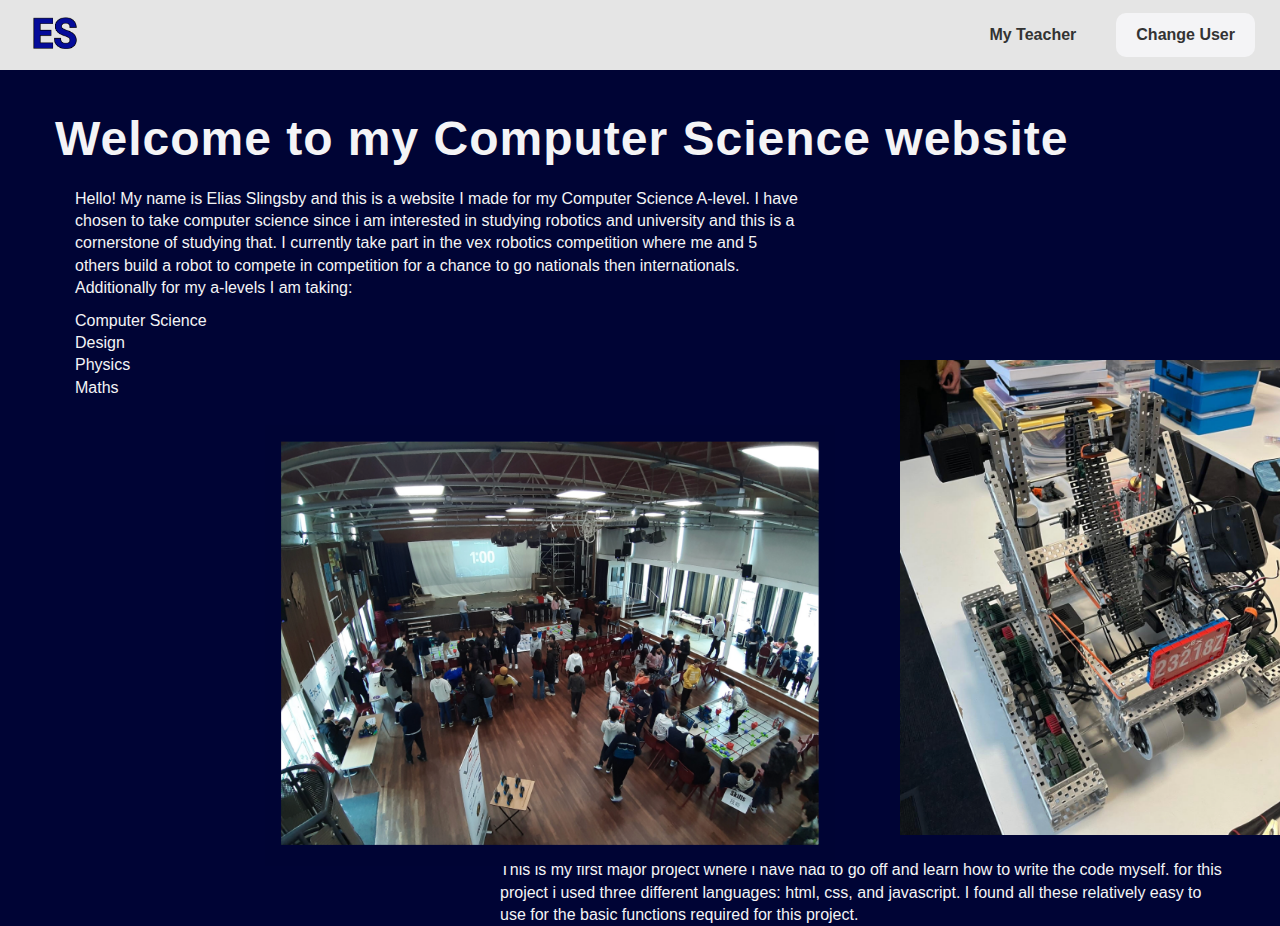
<file: index.html>
<!doctype html>

<html lang="en-US">

<head>
    <meta charset="utf-8" />
    <meta name="viewport" content="width=device-width" />
    <title>My test page</title>
    <link href="Styles/style.css" rel="stylesheet" />
    <link rel="preconnect" href="https://fonts.googleapis.com" />
    <link rel="preconnect" href="https://fonts.gstatic.com" crossorigin />
    <link href="https://fonts.googleapis.com/css2?family=Lexend:wght@100..900&display=swap" rel="stylesheet" />
    <script async src="scripts/main.js"></script>
</head>

<body>
    <nav class="navbar">
        <div class="container">
            <div class="logo">
                <a href="index.html">
                    <img src="images/logo.png" alt="logo"
                    width="60px"
                    height="50px">
                </a>
            </div>

            <div class="main-menu">
                <ul>
                    <li>
                        <a href="https://www.daisyrust.com/phd/early/phd_home" class="btn-link"> <btn-link> My Teacher</btn-link> </a>
                    </li>
                    <li>
                        <a class="btnUser"> <btnUser> Change User</btnUser> </a>
                    </li>
                </ul>
            </div>
        </div>
    </nav>

    <!-- Main Section-->
     <section class="main">
        <div class="container">
            <div class="main-content">
                <h1 class="main-heading text-xxl">
                    Welcome to my Computer Science website
                </h1>
                <div class="container-sm">
                    <p class="main-text text-sm">
                    Hello! My name is Elias Slingsby and this is
                    a website I made for my Computer Science A-level. 
                    I have chosen to take computer science since i am interested
                    in studying robotics and university and this is a cornerstone of 
                    studying that. I currently take part in the vex robotics competition
                    where me and 5 others build a robot to compete in competition for a chance to go nationals
                    then internationals.
                    Additionally for my a-levels I am taking:
                        <ul class="main-text text-sm">
                            <li>Computer Science</li>
                            <li>Design</li>
                            <li>Physics</li>
                            <li>Maths</li>
                        </ul>
                    </p>
                </div>
            </div>
        </div>
        <div class="container2">
            <p class="main-text2 text-sm">
                    This is my first major project where
                    i have had to go off and learn how to 
                    write the code myself.
                    for this project i used three different languages:
                     html, css, and javascript.
                    I found all these relatively easy to use for the basic
                    functions required for this project.
            </p>
        </div>
        <div class="main-image-1 container-sm">
                <a href="index.html">
                    <img src="images/main.bg.png" alt="vex competition">
                </a>
            </div>
            <div class="main-image-2">
                <a href="index.html">
                    <img src="images/main.b1.png" alt="vex robot">
                </a>
            </div>
            
     </section>
</body>

</html>
</file>
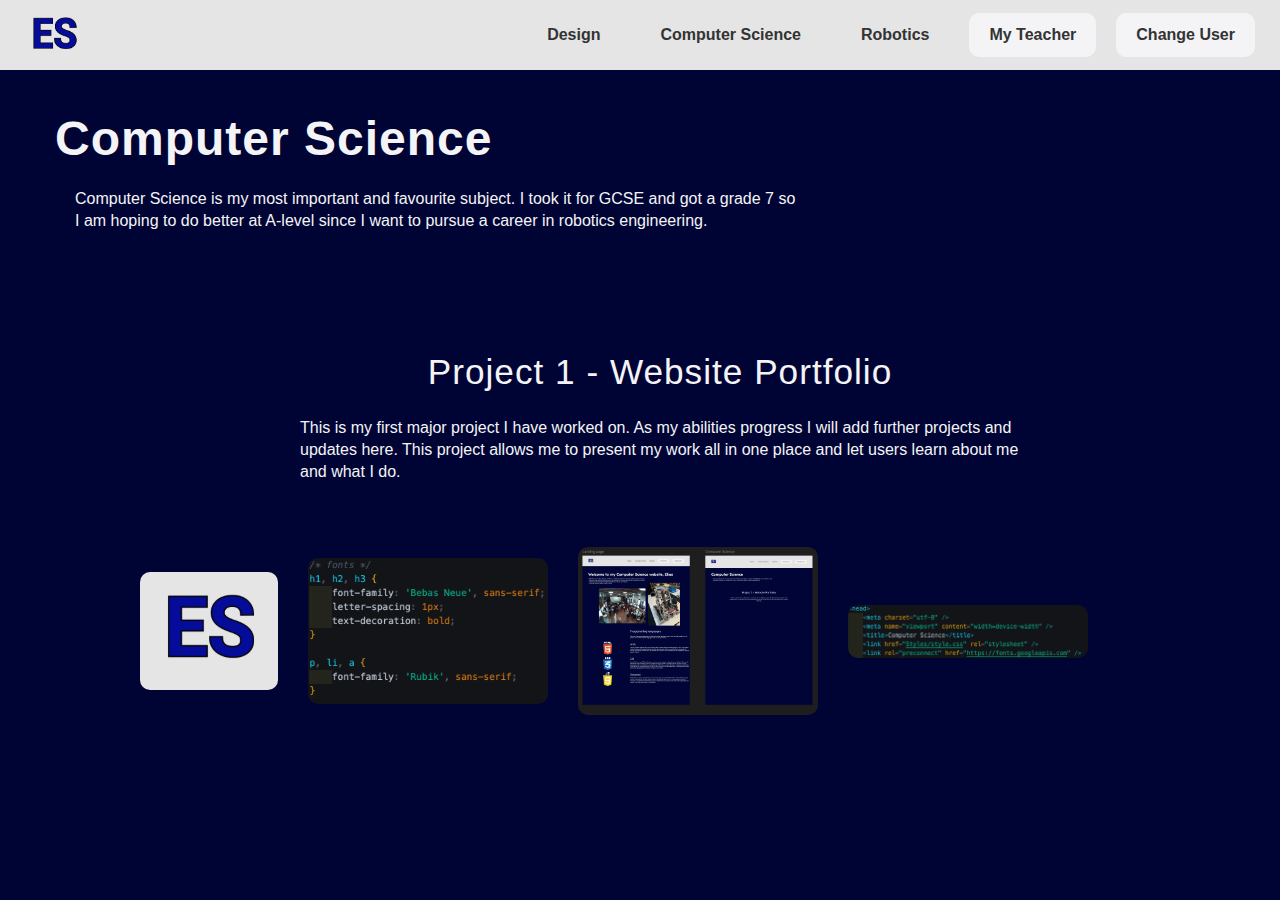
<file: CS.html>
<!doctype html>

<html lang="en-UK">

<head>
    <meta charset="utf-8" />
    <meta name="viewport" content="width=device-width" />
    <title>Computer Science</title>
    <link href="Styles/style.css" rel="stylesheet" />
    <link rel="preconnect" href="https://fonts.googleapis.com" />
    <link rel="preconnect" href="https://fonts.gstatic.com" crossorigin />
    <link href="https://fonts.googleapis.com/css2?family=Lexend:wght@100..900&display=swap" rel="stylesheet" />
    <script async src="scripts/button.js"></script>
</head>

<body>
    <nav class="navbar">
        <div class="container">
            <div class="logo">
                <a href="index.html">
                    <img src="images/logo.png" alt="logo"
                    width="60px"
                    height="50px">
                </a>
            </div>

            <div class="main-menu">
                <ul>
                    <li>
                        <a href="Design.html" class="btn-link"> <btn-link> Design</btn-link> </a>
                    </li>
                    <li>
                        <a href="CS.html" class="btn-link"> <btn-link> Computer Science</btn-link> </a>
                    </li>
                    <li>
                        <a href="Robotics.html" class="btn-link"> <btn-link> Robotics</btn-link> </a>
                    </li>
                    <li>
                        <a href="https://www.daisyrust.com/phd/early/phd_home" class="btn-teacher"> <btn-teacher> My Teacher</btn-teacher> </a>
                    </li>
                    <li>
                        <a class="btnUser"> <btnUser> Change User</btnUser> </a>
                    </li>
                </ul>
            </div>
        </div>
    </nav>

    <!-- Main Section-->
    <section class="main">
        <div class="container">
            <div class="main-content">
                <h1 class="main-heading text-xxl">
                    Computer Science
                </h1>
                <div class="container-sm">
                    <p class="main-text text-sm">
                        Computer Science is my most important and favourite subject. I took it 
                        for GCSE and got a grade 7 so I am hoping to do better at A-level since I want 
                        to pursue a career in robotics engineering.
                    </p>
                </div>
            </div>
        </div>
        <div class="project1-container">
            <h2 class="main-heading text-xl text-center">
                Project 1 - Website Portfolio
            </h2>
            <p class="main-text text-center text-sm" >
                This is my first major project I have worked on. As my abilities progress 
                I will add further projects and updates here. This project allows me to present 
                my work all in one place and let users learn about me and what I do. 
            </p>
            <div class="image-container1" >
                <img src="images/corner_logo.png" alt="picture of my logo" >
                <img src="images/fonts.png" alt="picture of my font code" >
                <img src="images/planning.png" alt="picture of my planning" height="50%" width="50%" >
                <img src="images/code.png" alt="picture of my head code" >
            </div>
        </div>
    </section>
</file>
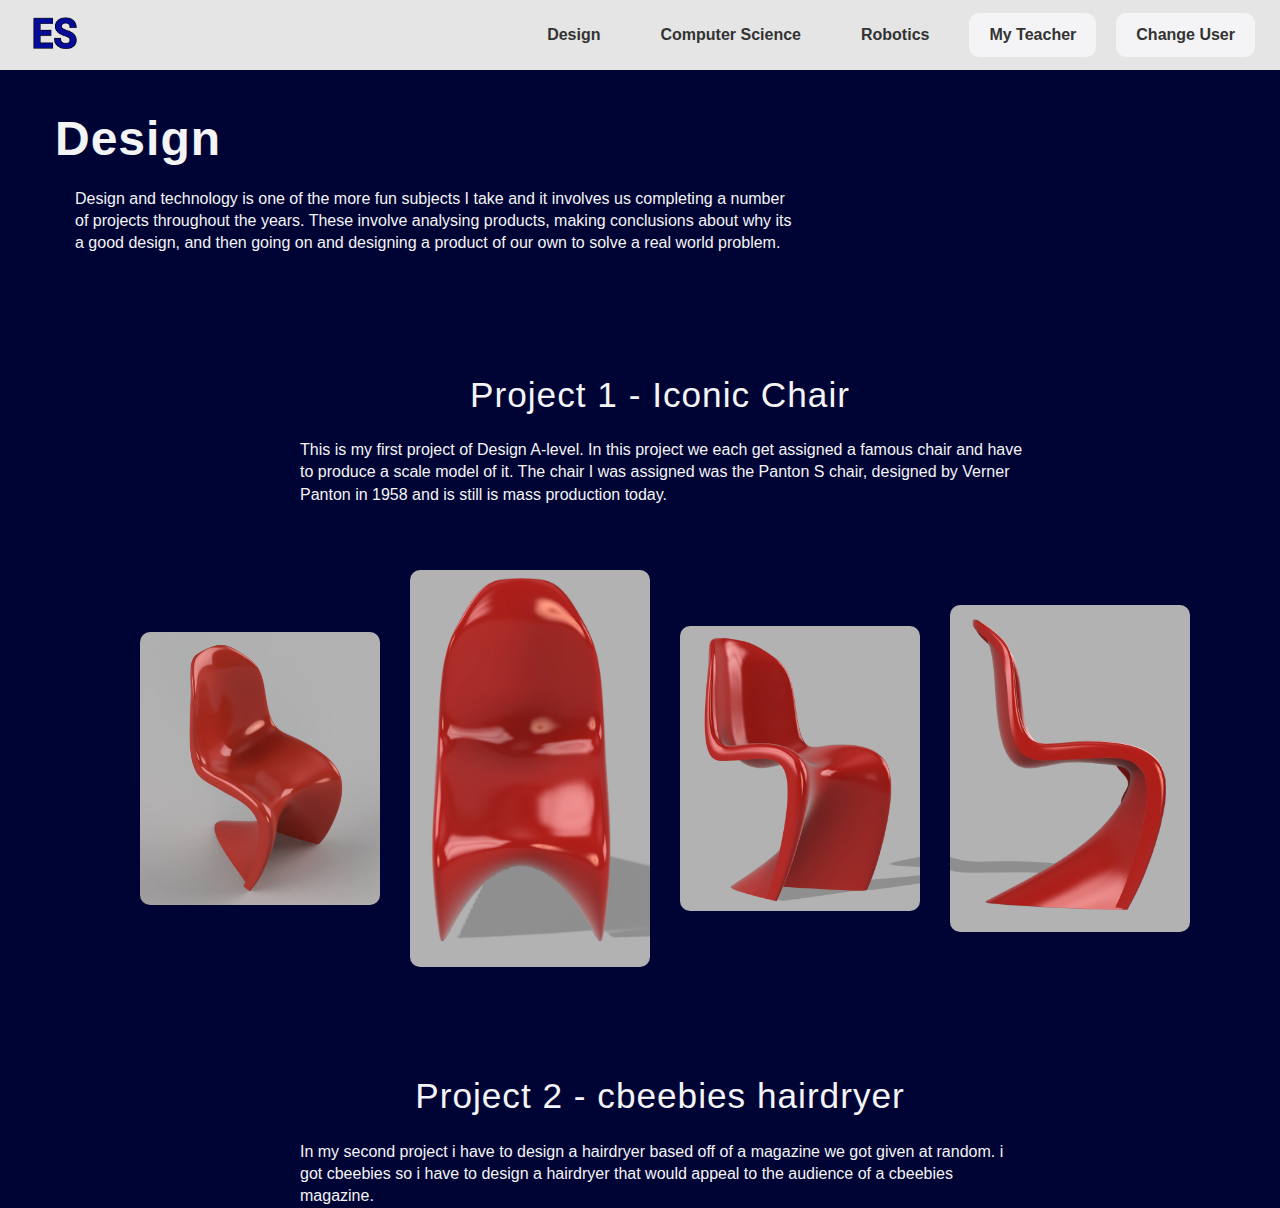
<file: Design.html>
<!DOCTYPE html>

<html lang="en-UK">
    <head>
        <meta charset="utf-8" />
        <meta name="viewport" content="width=device-width" />
        <title>Design</title>
        <link href="Styles/style.css" rel="stylesheet" />
        <link rel="preconnect" href="https://fonts.googleapis.com" />
        <link rel="preconnect" href="https://fonts.gstatic.com" crossorigin />
        <link
        href="https://fonts.googleapis.com/css2?family=Lexend:wght@100..900&display=swap"
        rel="stylesheet"
        />
        <script async src="scripts/button.js"></script>
    </head>

    <body>
        <nav class="navbar">
        <div class="container">
            <div class="logo">
            <a href="index.html">
                <img src="images/logo.png" alt="logo" width="60px" height="50px" />
            </a>
            </div>

            <div class="main-menu">
            <ul>
                <li>
                <a href="Design.html" class="btn-link">
                    <btn-link> Design</btn-link>
                </a>
                </li>
                <li>
                <a href="CS.html" class="btn-link">
                    <btn-link> Computer Science</btn-link>
                </a>
                </li>
                <li>
                <a href="Robotics.html" class="btn-link">
                    <btn-link> Robotics</btn-link>
                </a>
                </li>
                <li>
                <a
                    href="https://www.daisyrust.com/phd/early/phd_home"
                    class="btn-teacher"
                >
                    <btn-teacher> My Teacher</btn-teacher>
                </a>
                </li>
                <li>
                <a class="btnUser"> <btnUser> Change User</btnUser> </a>
                </li>
            </ul>
            </div>
        </div>
        </nav>

        <!-- Main Section-->
        <section class="main">
            <div class="container">
                <div class="main-content">
                    <h1 class="main-heading text-xxl">Design</h1>
                    <div class="container-sm">
                        <p class="main-text text-sm">
                        Design and technology is one of the more fun subjects I take and
                        it involves us completing a number of projects throughout the
                        years. These involve analysing products, making conclusions about
                        why its a good design, and then going on and designing a product
                        of our own to solve a real world problem.
                        </p>
                    </div>
                </div>
            </div>
            <div class="project1-container">
                <h2 class="main-heading text-xl text-center">
                    Project 1 - Iconic Chair
                </h2>
                <p class="main-text text-center text-sm">
                    This is my first project of Design A-level. In this project we each
                    get assigned a famous chair and have to produce a scale model of it.
                    The chair I was assigned was the Panton S chair, designed by Verner
                    Panton in 1958 and is still is mass production today.
                </p>
                <div class="image-container1">
                    <img src="images/panton_chair.png" alt="render of my panton chair CAD" />
                    <img src="images/chair_top.png" alt="render of my panton chair CAD" />
                    <img src="images/chair_corner.png" alt="render of my panton chair CAD" />
                    <img src="images/chair_side.png" alt="render of my panton chair CAD" />
                </div>
            </div>
            <div class="project2-container">
                    <h2 class="main-heading text-xl text-center">
                        Project 2 - cbeebies hairdryer 
                    </h2>
                    <p class="main-text text-center text-sm">
                        In my second project i have to design a hairdryer 
                        based off of a magazine we got given at random. 
                        i got cbeebies so i have to design a hairdryer that would appeal 
                        to the audience of a cbeebies magazine. 
                    </p>
        </section>
    </body>
</html>
</file>
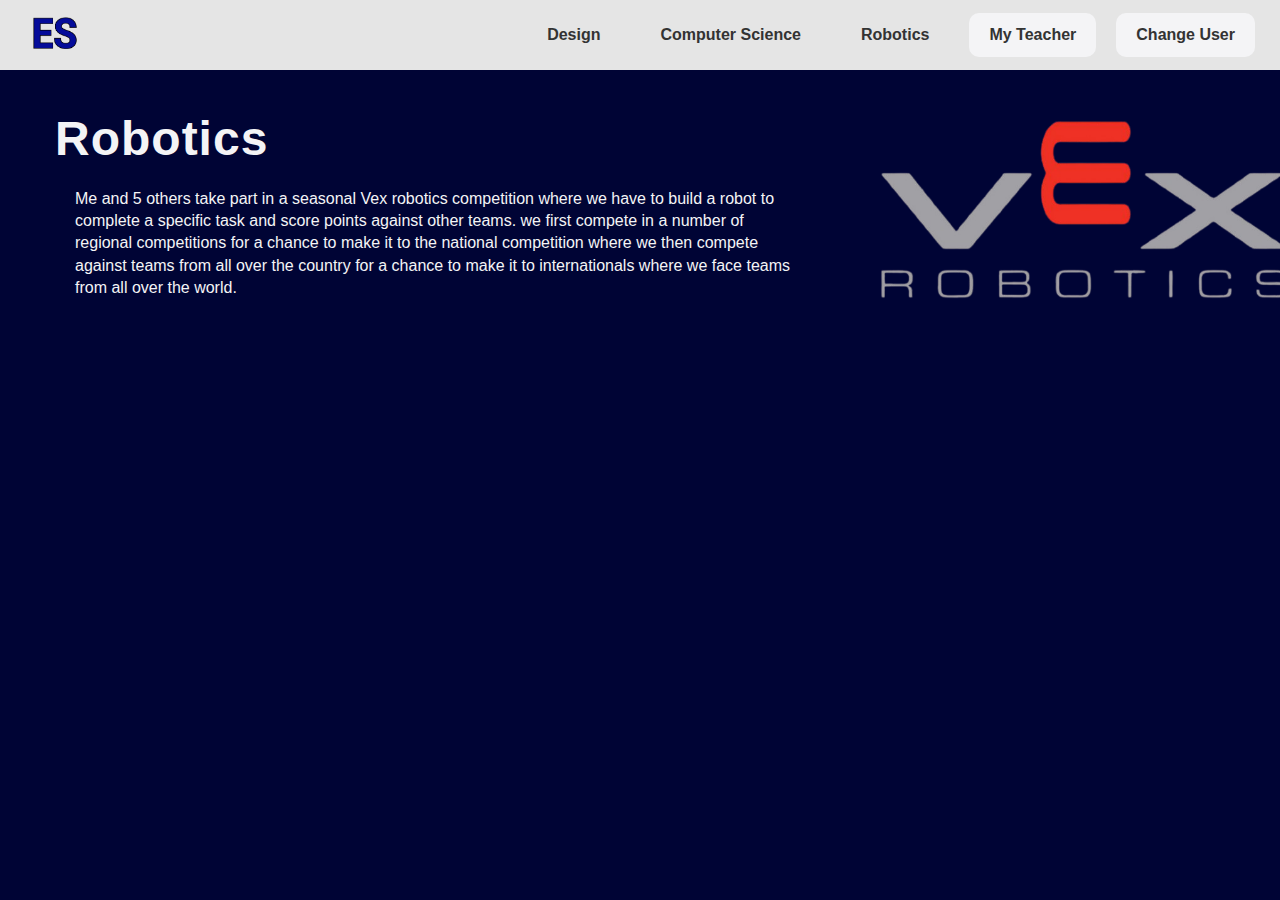
<file: Robotics.html>
<!DOCTYPE html>

<html lang="en-UK">
  <head>
    <meta charset="utf-8" />
    <meta name="viewport" content="width=device-width" />
    <title>Robotics</title>
    <link href="Styles/style.css" rel="stylesheet" />
    <link rel="preconnect" href="https://fonts.googleapis.com" />
    <link rel="preconnect" href="https://fonts.gstatic.com" crossorigin />
    <link
      href="https://fonts.googleapis.com/css2?family=Lexend:wght@100..900&display=swap"
      rel="stylesheet"
    />
    <script async src="scripts/button.js"></script>
  </head>

  <body>
    <nav class="navbar">
      <div class="container">
        <div class="logo">
          <a href="index.html">
            <img src="images/logo.png" alt="logo" width="60px" height="50px" />
          </a>
        </div>

        <div class="main-menu">
          <ul>
            <li>
              <a href="Design.html" class="btn-link">
                <btn-link> Design</btn-link>
              </a>
            </li>
            <li>
              <a href="CS.html" class="btn-link">
                <btn-link> Computer Science</btn-link>
              </a>
            </li>
            <li>
              <a href="Robotics.html" class="btn-link">
                <btn-link> Robotics</btn-link>
              </a>
            </li>
            <li>
              <a
                href="https://www.daisyrust.com/phd/early/phd_home"
                class="btn-teacher"
              >
                <btn-teacher> My Teacher</btn-teacher>
              </a>
            </li>
            <li>
              <a class="btnUser"> <btnUser> Change User</btnUser> </a>
            </li>
          </ul>
        </div>
      </div>
    </nav>

    <!-- Main Section-->
    <section class="main">
      <div class="container">
        <div class="main-content">
          <h1 class="main-heading text-xxl">Robotics</h1>
          <div class="vex-image">
            <img src="images/vex-logo.png" alt="vex robotics logo" />
          </div>
          <div class="container-sm">
            <p class="main-text text-sm">
              Me and 5 others take part in a seasonal Vex robotics competition
              where we have to build a robot to complete a specific task and
              score points against other teams. we first compete in a number of
              regional competitions for a chance to make it to the national
              competition where we then compete against teams from all over the
              country for a chance to make it to internationals where we face
              teams from all over the world.
            </p>
          </div>
        </div>
      </div>
    </section>
  </body>
</html>
</file>
<file: Styles/style.css>
/* formats everything */
* {
    box-sizing: border-box;
    margin: 0;
    padding: 0;
}

/* assignes a variable using -- */
:root {
    --primary-colour: #040C9A;
    --light-colour: #f4f4f6;
    --dark-colour: #111;
}

/* formats the style of the section between the body tags */
body {
    width: auto;
    margin: 0 auto;
    font-size: 16px;
    line-height: 1.5;
    background-color: #000435;
    color: var(--light-colour);
}

h1 {
    text-decoration: bold;
}

h2 {
    text-decoration: bold;
    color: #f4f4f6;
}

h3 {
    text-decoration: bold;
    text-decoration: underline;
}


/* fonts */
h1, h2, h3 {
    font-family: 'Bebas Neue', sans-serif;
    letter-spacing: 1px;
    text-decoration: bold;
}

p, li, a {
    font-family: 'Rubik', sans-serif;
}

/* formats links */
a {
    text-decoration: none;
    color: #333;
}

ul {
    list-style: none;
}

/* formats the image to fit the page */
img {
    display: block;
    margin: 0 auto;
    max-width: 100%;
}

/* nav bar */
.navbar {
    background-color: #e5e5e5;
    padding: 10px;
}

.navbar .container {
    display: flex;
    justify-content: space-between;
    align-items: center; 
}

.navbar .main-menu ul {
    display: flex;
}

.navbar {
    position: sticky;
    top: 0px;
}

.navbar ul li a {
    padding: 10px 20px;
    display: block;
    font-weight: 600;
    transition: 0.5s;
}

.navbar ul li a {
    margin-left: 20px;
}

/* calls variable using var() */
.navbar ul li a:hover {
    color: #000066;
}

.main {
    margin-bottom: 50px;
}

.main-image-1 {
    display: flex;
    width: 600px;
    height: 400px;
    position: absolute;
    left: 250px;
    bottom: 75px;
    border-radius: 10px;
    z-index: -1;
}

.main-image-2 {
    display: flex;
    width: 400px;
    height: 500px;
    position: absolute;
    left: 900px;
    bottom: 40px;
    border-radius: 10px;
    z-index: -1;
}

.image-container {
    position: absolute;
    display: flex;
    flex-direction: column; 
    align-items: center; 
    gap: 60px; 
    height: 1080px;
    left: -350px;
    top: 135px;
}

.image-container img {
    width: 300px;
    height: 300px;
    border-radius: 10px;
    object-fit: contain;
    left: -200px;
}

.vex-image {
    position: absolute;
    width: 35%;
    height: 35%;
    border-radius: 10px;
    left: 860px;
    top: 100px;
}

.image-container1 {
    position: absolute;
    display: flex;
    align-items: center;
    gap: 30px; 
    right: 100px;
    left: -100px;
    top: 200px;
}

.image-container1 img {
    width: 30%;
    height: 30%;
    border-radius: 10px;
    object-fit: contain;
    justify-content: center;
    right: 100px;
}


/* utility classes */
.container {
    max-width: 1300px;
    margin: 0 auto;
    padding: 0 15px;

}

.container-sm {
    max-width: 800px;
    margin: 0 10;
    padding: 0 15px;
    text-align: left;
}

.container2 {
    position: relative;
    margin: 0 auto;
    padding: 0 15px;
    left: 200px;
    bottom: -450px;
    max-width: 800px;
    z-index: -1;
}

.project1-container {
    position: relative;
    margin: 0 auto;
    padding: 0 15px;
    max-width: 800px;
    top: 75px;
    z-index: -1;
}

.project2-container {
    position: relative;
    margin: 0 auto;
    padding: 0 15px;
    max-width: 800px;
    top: 600px;
    z-index: -1;
}

/* buttons */
.btnUser {
    display: inline-block;
    padding: 13px 20px;
    background: var(--light-colour);
    color: #333;
    font-weight: 600;
    text-decoration: none;
    border: none;
    border-radius: 10px;
    cursor: pointer;
    transition: 0.5s;
}

.btn-link {
    display: inline-block;
    padding: 13px 20px;
    color: #333;
    font-weight: 600;
    text-decoration: none;
    border: none;
    border-radius: 10px;
    cursor: pointer;
    transition: 0.5s;
}

.btn-teacher {
    display: inline-block;
    padding: 13px 20px;
    background: var(--light-colour);
    color: #333;
    font-weight: 600;
    text-decoration: none;
    border: none;
    border-radius: 10px;
    cursor: pointer;
    transition: 0.5s;
}

.btnUser .btn-teacher .btn-dark:hover{
    opacity: 0.8;
    text-decoration: none;
}

.btn-link:hover{
    opacity: 0.8;
    text-decoration: underline;
}

.btn-primary {
    background: var(--primary-colour);
    color: #fff;
}

.btn-dark {
    background: var(--dark-colour);
    color: #fff;
}

.btn-block {
    display: block;
    width: 100%;
}

button {
    border: none;
    display: inline-block;
    background: var(--light-colour);
    color: #333;
    font-weight: 600;
    text-decoration: none;
    border: none;
    border-radius: 10px;
    cursor: pointer;
    transition: 0.5s;
}

/* text classes */
.text-xxl {
    font-size: 3rem;
    line-height: 1.2;
    font-weight: 600;
    margin: 40px 0 20px 40px;
}

.text-xl {
    font-size: 2.2rem;
    line-height: 1.4;
    font-weight: normal;
    margin: 40px 0 20px 40px;
}

.text-lg {
    font-size: 1.8rem;
    line-height: 1.4;
    font-weight: normal;
    margin: 40px 0 20px 40px;
}

.text-md {
    font-size: 1.2rem;
    line-height: 1.4;
    font-weight: normal;
    margin: 20px 0 10px;
}

.text-sm {
    font-size: 1rem;
    line-height: 1.4;
    font-weight: normal;
    margin: 10px 0 5px 45px;
}

.text-center {
    display: flex;
    justify-content: center;
    max-width: 100%;
}
</file>
